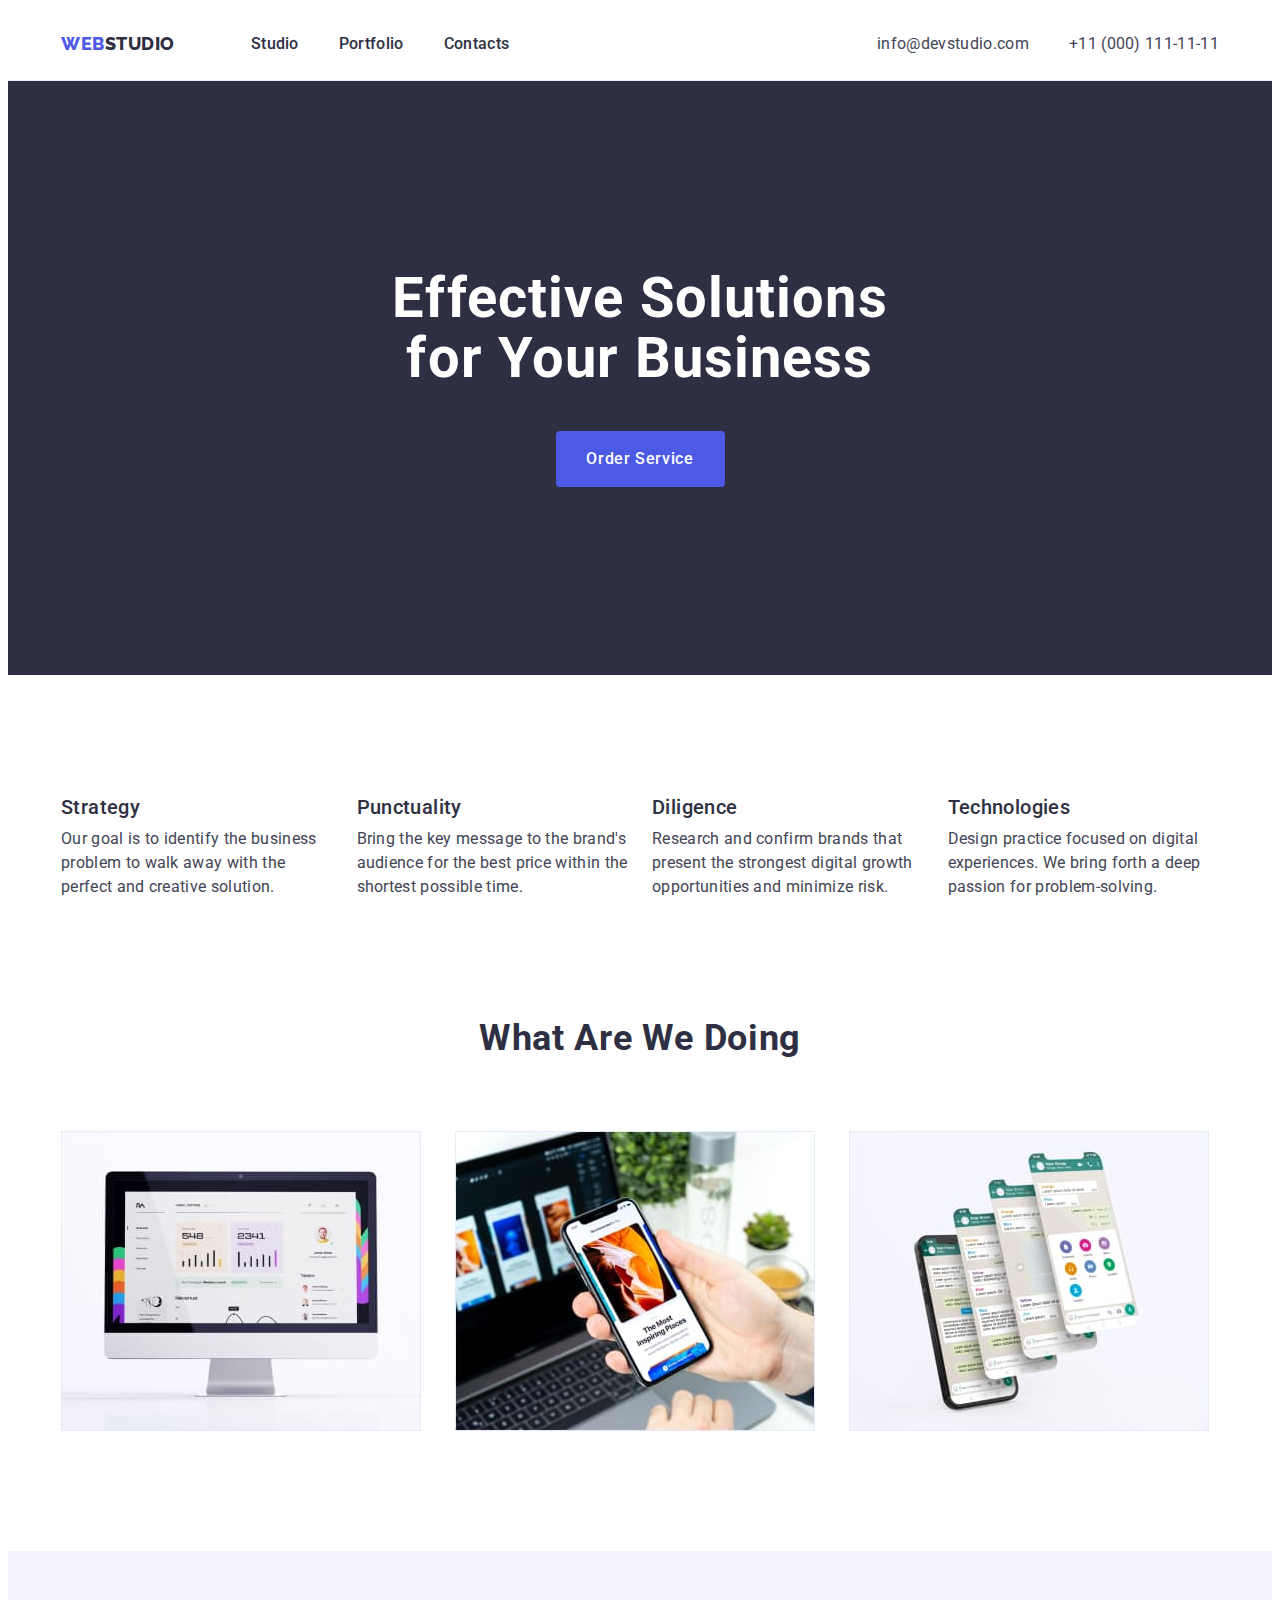
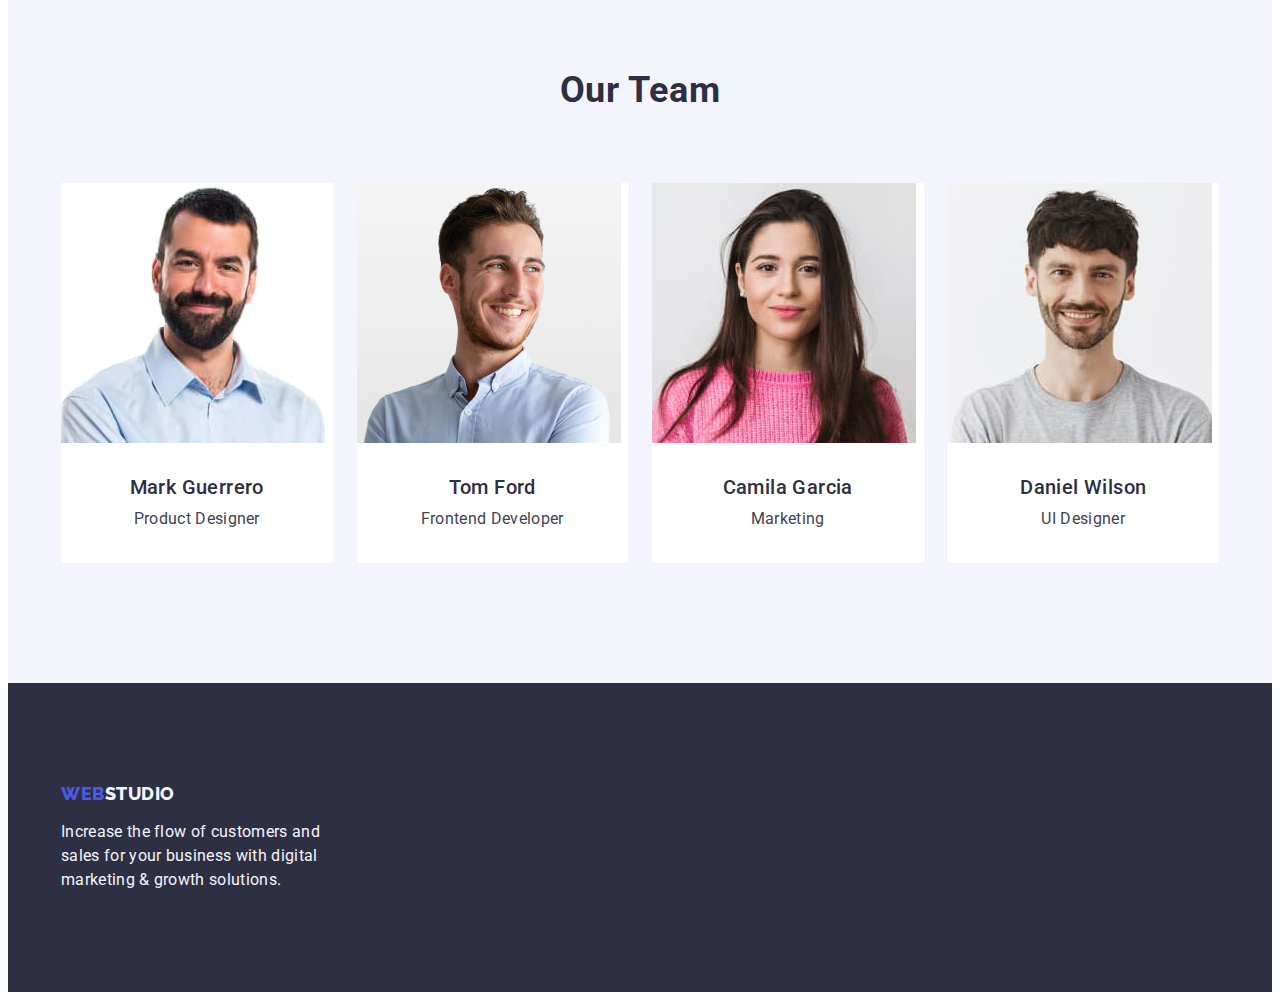
<file: index.html>
<!DOCTYPE html>
<html lang="en">
  <head>
    <meta charset="UTF-8" />
    <meta name="viewport" content="width=device-width, initial-scale=1.0" />
    <title>Webstudio</title>
    <link
      rel="stylesheet"
      href="https://cdnjs.cloudflare.com/ajax/libs/modern-normalize/2.0.0/modern-normalize.min.css"
      integrity="sha512-4xo8blKMVCiXpTaLzQSLSw3KFOVPWhm/TRtuPVc4WG6kUgjH6J03IBuG7JZPkcWMxJ5huwaBpOpnwYElP/m6wg=="
      crossorigin="anonymous"
      referrerpolicy="no-referrer"
    />
    <link rel="preconnect" href="https://fonts.googleapis.com" />
    <link rel="preconnect" href="https://fonts.gstatic.com" crossorigin />
    <link
      href="https://fonts.googleapis.com/css2?family=Raleway:wght@800&family=Roboto:wght@400;500;700&display=swap"
      rel="stylesheet"
    />
    <link rel="stylesheet" href="./css/style.css" />
  </head>
  <body>
    <header class="header-cont">
      <div class="container header-container">
        <nav class="header-navigation">
          <a href="./index.html" class="logo link"
            >Web<span class="logo_studio">Studio</span></a
          >
          <ul class="header_li list">
            <li class="header_menu_item">
              <a href="./index.html" class="header_menu_li link">Studio</a>
            </li>
            <li class="header_menu_item">
              <a class="header_menu_li link" href="./portfolio.html"
                >Portfolio</a
              >
            </li>
            <li class="header_menu_item">
              <a class="header_menu_li link" href="">Contacts</a>
            </li>
          </ul>
        </nav>
        <address class="contacts">
          <ul class="contacts_list list">
            <li class="contacts_item">
              <a class="contacts_link link" href="mailto:info@devstudio.com"
                >info@devstudio.com</a
              >
            </li>
            <li class="contacts_item">
              <a class="contacts_link link" href="tel:+110001111111"
                >+11 (000) 111-11-11</a
              >
            </li>
          </ul>
        </address>
      </div>
    </header>
    <main>
      <section class="main_title">
        <div class="container">
          <h1 class="main_h">Effective Solutions for Your Business</h1>
          <button class="button_q" type="button">Order Service</button>
        </div>
      </section>
      <section class="main_info">
        <div class="container">
          <h2 class="main_info_title visually-hidden">About us</h2>
          <ul class="main_info_li list">
            <li class="main_info_item">
              <h3 class="main_info_subtitle">Strategy</h3>
              <p class="main_info_text">
                Our goal is to identify the business problem to walk away with
                the perfect and creative solution.
              </p>
            </li>
            <li class="main_info_item">
              <h3 class="main_info_subtitle">Punctuality</h3>
              <p class="main_info_text">
                Bring the key message to the brand's audience for the best price
                within the shortest possible time.
              </p>
            </li>
            <li class="main_info_item">
              <h3 class="main_info_subtitle">Diligence</h3>
              <p class="main_info_text">
                Research and confirm brands that present the strongest digital
                growth opportunities and minimize risk.
              </p>
            </li>
            <li class="main_info_item">
              <h3 class="main_info_subtitle">Technologies</h3>
              <p class="main_info_text">
                Design practice focused on digital experiences. We bring forth a
                deep passion for problem-solving.
              </p>
            </li>
          </ul>
        </div>
      </section>
      <section class="main_activity_section">
        <div class="container">
          <h2 class="main_activity_title">What are we doing</h2>
          <ul class="main_activity list">
            <li class="main_activity_item">
              <img src="./images/product_1.jpg" alt="laptop" width="360" />
            </li>
            <li class="main_activity_item">
              <img src="./images/product_2.jpg" alt="app" width="360" />
            </li>
            <li class="main_activity_item">
              <img src="./images/product_3.jpg" alt="phone" width="360" />
            </li>
          </ul>
        </div>
      </section>
      <section class="main_team">
        <div class="container">
          <h2 class="main_team_title">Our Team</h2>
          <ul class="main_team_li list">
            <li class="main_team_item">
              <img src="./images/img_1.jpg" alt="Mark Guerrero" width="264" />
              <div class="team_text">
                <h3 class="main_team_item_title">Mark Guerrero</h3>
                <p class="main_team_item_text">Product Designer</p>
              </div>
            </li>
            <li class="main_team_item">
              <img src="./images/img_2.jpg" alt="Tom Ford" width="264" />
              <div class="team_text">
                <h3 class="main_team_item_title">Tom Ford</h3>
                <p class="main_team_item_text">Frontend Developer</p>
              </div>
            </li>
            <li class="main_team_item">
              <img src="./images/img_3.jpg" alt="Camila Garcia" width="264" />
              <div class="team_text">
                <h3 class="main_team_item_title">Camila Garcia</h3>
                <p class="main_team_item_text">Marketing</p>
              </div>
            </li>
            <li class="main_team_item">
              <img src="./images/img_4.jpg" alt="Daniel Wilson" width="264" />
              <div class="team_text">
                <h3 class="main_team_item_title">Daniel Wilson</h3>
                <p class="main_team_item_text">UI Designer</p>
              </div>
            </li>
          </ul>
        </div>
      </section>
    </main>
    <footer class="footer_section">
      <div class="container">
        <a href="./index.html" class="footer_logo link"
          >Web<span class="footer_logo_studio">Studio</span></a
        >
        <p class="footer_text">
          Increase the flow of customers and sales for your business with
          digital marketing & growth solutions.
        </p>
      </div>
    </footer>
  </body>
</html>
</file>
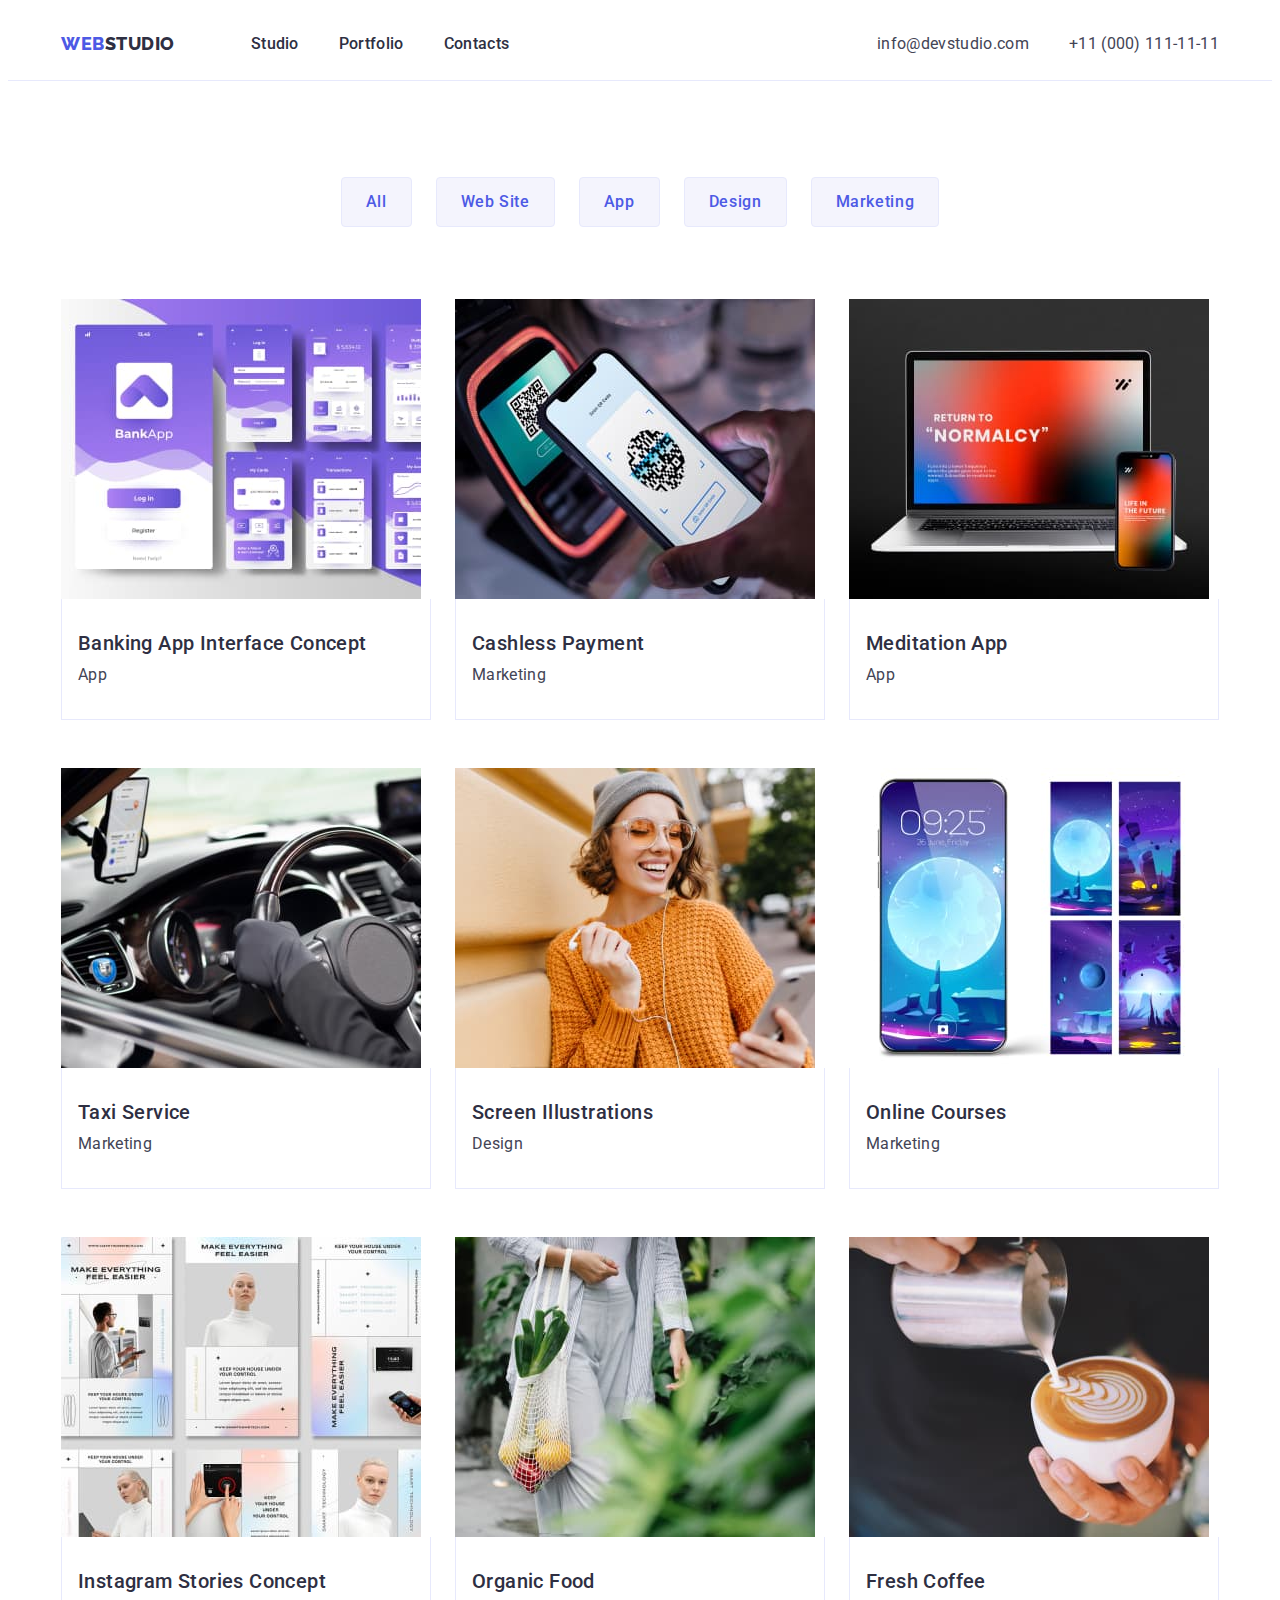
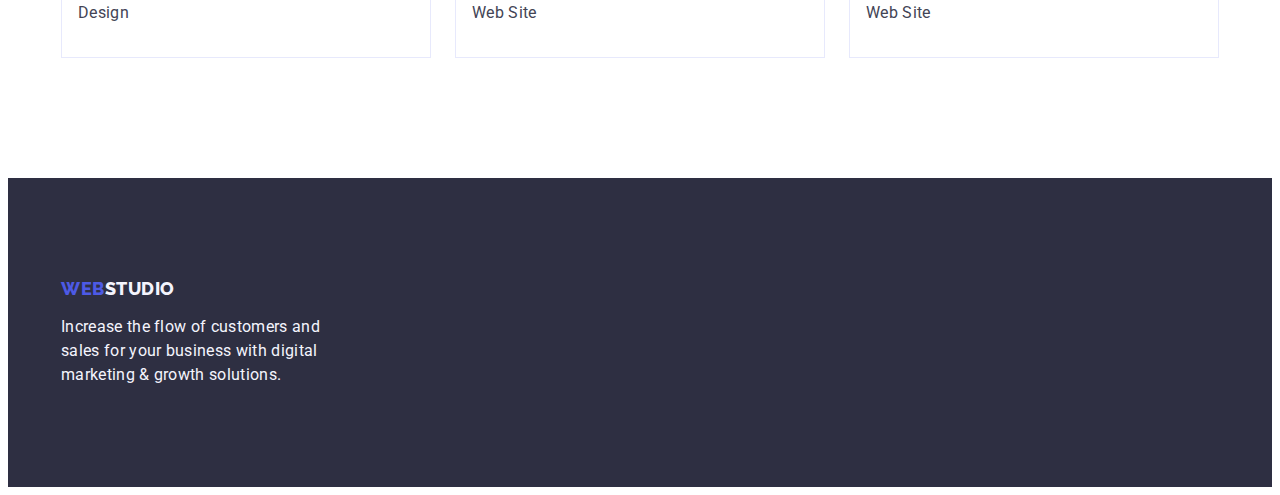
<file: portfolio.html>
<!DOCTYPE html>
<html lang="en">
  <head>
    <meta charset="UTF-8" />
    <meta name="viewport" content="width=device-width, initial-scale=1.0" />
    <title>Portfolio</title>
    <link rel="preconnect" href="https://fonts.googleapis.com" />
    <link rel="preconnect" href="https://fonts.gstatic.com" crossorigin />
    <link
      href="https://fonts.googleapis.com/css2?family=Raleway:wght@800&family=Roboto:wght@400;500;700&display=swap"
      rel="stylesheet"
    />
    <link
      rel="stylesheet"
      href="https://cdnjs.cloudflare.com/ajax/libs/modern-normalize/2.0.0/modern-normalize.min.css"
      integrity="sha512-4xo8blKMVCiXpTaLzQSLSw3KFOVPWhm/TRtuPVc4WG6kUgjH6J03IBuG7JZPkcWMxJ5huwaBpOpnwYElP/m6wg=="
      crossorigin="anonymous"
      referrerpolicy="no-referrer"
    />
    <link rel="stylesheet" href="./css/style.css" />
  </head>
  <body>
    <header class="header-cont">
      <div class="container header-container">
        <nav class="header-navigation">
          <a href="./index.html" class="logo link"
            >Web<span class="logo_studio">Studio</span></a
          >
          <ul class="header_li list">
            <li class="header_menu_item">
              <a href="./index.html" class="header_menu_li link">Studio</a>
            </li>
            <li class="header_menu_item">
              <a class="header_menu_li link" href="./portfolio.html"
                >Portfolio</a
              >
            </li>
            <li class="header_menu_item">
              <a class="header_menu_li link" href="">Contacts</a>
            </li>
          </ul>
        </nav>
        <address class="contacts">
          <ul class="contacts_list list">
            <li class="contacts_item">
              <a class="contacts_link link" href="mailto:info@devstudio.com"
                >info@devstudio.com</a
              >
            </li>
            <li class="contacts_item">
              <a class="contacts_link link" href="tel:+110001111111"
                >+11 (000) 111-11-11</a
              >
            </li>
          </ul>
        </address>
      </div>
    </header>
    <main>
      <section class="portfolio_main_but">
        <div class="container">
          <h1 class="visually-hidden">Portfolio</h1>
          <ul class="portfolio_button list">
            <li class="potfolio_main_item">
              <button type="button" class="portfolio_but">All</button>
            </li>
            <li>
              <button type="button" class="portfolio_but">Web Site</button>
            </li>
            <li class="potfolio_main_item">
              <button type="button" class="portfolio_but">App</button>
            </li>
            <li><button type="button" class="portfolio_but">Design</button></li>
            <li class="potfolio_main_item">
              <button type="button" class="portfolio_but">Marketing</button>
            </li>
          </ul>
          <ul class="portfolio_im list">
            <li class="portfolio_img_item">
              <a href="" class="portfolio_img link">
                <img
                  src="./images/portfolio_1.jpg"
                  alt="banking_app"
                  width="360"
                />
                <div class="portfolio_info">
                  <h2 class="portfolio_img_title">
                    Banking App Interface Concept
                  </h2>
                  <p class="portfolio_img_text">App</p>
                </div>
              </a>
            </li>
            <li class="portfolio_img_item">
              <a href="" class="portfolio_img link">
                <img
                  src="./images/portfolio_2.jpg"
                  alt="cashless"
                  width="360"
                />
                <div class="portfolio_info">
                  <h2 class="portfolio_img_title">Cashless Payment</h2>
                  <p class="portfolio_img_text">Marketing</p>
                </div>
              </a>
            </li>
            <li class="portfolio_img_item">
              <a href="" class="portfolio_img link">
                <img
                  src="./images/portfolio_3.jpg"
                  alt="motivation_app"
                  width="360"
                />
                <div class="portfolio_info">
                  <h2 class="portfolio_img_title">Meditation App</h2>
                  <p class="portfolio_img_text">App</p>
                </div>
              </a>
            </li>
            <li class="portfolio_img_item">
              <a href="" class="portfolio_img link">
                <img src="./images/portfolio_4.jpg" alt="taxi" width="360" />
                <div class="portfolio_info">
                  <h2 class="portfolio_img_title">Taxi Service</h2>
                  <p class="portfolio_img_text">Marketing</p>
                </div></a
              >
            </li>
            <li class="portfolio_img_item">
              <a href="" class="portfolio_img link">
                <img
                  src="./images/portfolio_5.jpg"
                  alt="Illustrations"
                  width="360"
                />
                <div class="portfolio_info">
                  <h2 class="portfolio_img_title">Screen Illustrations</h2>
                  <p class="portfolio_img_text">Design</p>
                </div></a
              >
            </li>
            <li class="portfolio_img_item">
              <a href="" class="portfolio_img link">
                <img src="./images/portfolio_6.jpg" alt="courses" width="360" />
                <div class="portfolio_info">
                  <h2 class="portfolio_img_title">Online Courses</h2>
                  <p class="portfolio_img_text">Marketing</p>
                </div></a
              >
            </li>
            <li class="portfolio_img_item">
              <a href="" class="portfolio_img link">
                <img
                  src="./images/portfolio_7.jpg"
                  alt="insta_stories"
                  width="360"
                />
                <div class="portfolio_info">
                  <h2 class="portfolio_img_title">Instagram Stories Concept</h2>
                  <p class="portfolio_img_text">Design</p>
                </div>
              </a>
            </li>
            <li class="portfolio_img_item">
              <a href="" class="portfolio_img link">
                <img
                  src="./images/portfolio_8.jpg"
                  alt="organic_food"
                  width="360"
                />
                <div class="portfolio_info">
                  <h2 class="portfolio_img_title">Organic Food</h2>
                  <p class="portfolio_img_text">Web Site</p>
                </div>
              </a>
            </li>
            <li class="portfolio_img_item">
              <a href="" class="portfolio_img link">
                <img src="./images/portfolio_9.jpg" alt="coffee" width="360" />
                <div class="portfolio_info">
                  <h2 class="portfolio_img_title">Fresh Coffee</h2>
                  <p class="portfolio_img_text">Web Site</p>
                </div></a
              >
            </li>
          </ul>
        </div>
      </section>
    </main>
    <footer class="footer_section">
      <div class="container">
        <a href="./index.html" class="footer_logo link"
          >Web<span class="footer_logo_studio">Studio</span></a
        >
        <p class="footer_text">
          Increase the flow of customers and sales for your business with
          digital marketing & growth solutions.
        </p>
      </div>
    </footer>
  </body>
</html>
</file>
<file: css/style.css>
:root {
    --primary-font: "Roboto", sans-serif;
    --secondary-font: "Raleway", sans-serif;
    --primary-black: #2e2f42;
    --secondary-black: #434455;
    --basic-white: #ffffff;
    --secondary-whitecolor: #f4f4fd;
    --basic-color-logo: #4d5ae5;
    --hover-color: #404bbf;
}

p,
h1,
h2,
h3,
h4,
h5,
h6 {
    margin-top: 0;
    margin-bottom: 0;
}

img {
    display: block;
}

ul,
ol {
    margin-top: 0;
    margin-bottom: 0;
    padding-left: 0;
}

.container {
    width: 100%;
    max-width: 1158px;
    padding-left: 15px;
    padding-right: 15px;
    margin: 0 auto;
}

body {
    font-family: "Roboto", sans-serif;
    color: #434455;
    background-color: #FFFFFF;
}

.header-cont {
    border-bottom: 1px solid #e7e9fc;
}

.logo {
    font-family: "Raleway", sans-serif;
    font-weight: 800;
    font-size: 18px;
    line-height: 1.17;
    letter-spacing: 0.03em;
    text-transform: uppercase;
    color: var(--basic-color-logo);
    display: flex;
    align-items: center;
    margin-right: 76px;
}

.logo_studio {
    color: var(--primary-black);
    font-family: "Raleway", sans-serif;
    font-weight: 800;
    font-size: 18px;
    line-height: 1.17;
    letter-spacing: 0.03em;
    text-transform: uppercase;
    text-decoration: none;
}

.header-container {
    display: flex;
    align-items: center;
}

.header-navigation {
    display: flex;
    align-items: center;
    flex-grow: 1;
}

.header_li {
    display: flex;
    gap: 40px;
}
.contacts_list {
    display: flex;
    gap: 40px;
}

.header_menu_item {
    font-weight: 500;
    font-size: 16px;
    line-height: 1.5;
    letter-spacing: 0.02em;
}

.link {
    text-decoration: none;
}

.list {
    list-style: none;
}

.header_menu_li {
    color: var(--primary-black);
    display: block;
    padding: 24px 0;
}

.header_menu_li:hover {
    color: var(--hover-color);
}

.header_menu_li:focus {
    color: var(--hover-color);
}

.contacts {
    font-style: normal;
}

.contacts_link {
    font-weight: 400;
    font-size: 16px;
    line-height: 1.5;
    letter-spacing: 0.02em;
    color: var(--secondary-black);
}

.contacts_list {
    color: var(--secondary-black);
}

.contacts_link:hover {
    color: var(--hover-color);
}

.contacts_link:focus {
    color: var(--hover-color);
}


.main_title {
    background-color: var(--primary-black);
    padding: 188px 0;
}

.main_h {
    font-size: 56px;
    line-height: 1.07;
    text-align: center;
    letter-spacing: 0.02em;
    color: var(--basic-white);
    max-width: 496px;
    margin: auto;
    margin-bottom: 42px;
}

.button_q {
    background-color: var(--basic-color-logo);
    font-family: "Roboto", sans-serif;
    font-weight: 500;
    font-size: 16px;
    line-height: 1.5;
    letter-spacing: 0.04em;
    color: var(--basic-white);
    cursor: pointer;
    display: block;
    min-width: 169px;
    height: 56px;
    border: none;
    border-radius: 4px;
    margin: 0 auto;

}

.button_q:hover {
    background-color: var(--hover-color);
}

.button_q:focus {
    background-color: var(--hover-color);
}

.main_info {
    padding: 120px 0;
}

.main_info_title {
    font-weight: 500;
    font-size: 20px;
    line-height: 1.2;
    letter-spacing: 0.02em;
    color: var(--primary-black);
}

.visually-hidden {
    position: absolute;
    width: 1px;
    height: 1px;
    margin: -1px;
    border: 0;
    padding: 0;

    white-space: nowrap;
    clip-path: inset(100%);
    clip: rect(0 0 0 0);
    overflow: hidden;
}

.main_info_li {
    display: flex;
    gap: 24px;
}

.main_info_item {
    width: calc((100% - 72px) / 4);
}

.main_info_subtitle {
    font-weight: 500;
    font-size: 20px;
    line-height: 1.2;
    letter-spacing: 0.02em;
    color: var(--primary-black);
    margin-bottom: 8px;
}

.main_info_text {
    font-size: 16px;
    line-height: 1.5;
    letter-spacing: 0.02em;
    color: var(--secondary-black);
}

.main_activity_section {
    padding-bottom: 120px;
}

.main_activity_title {
    font-size: 36px;
    line-height: 1.11;
    text-align: center;
    letter-spacing: 0.02em;
    text-transform: capitalize;
    color: var(--primary-black);
    margin-bottom: 72px;
}

.main_activity {
    display: flex;
    gap: 24px;
}

.main_team {
    background-color: var(--secondary-whitecolor);
    padding: 120px 0;
}

.main_team_title {
    font-size: 36px;
    line-height: 1.11;
    text-align: center;
    letter-spacing: 0.02em;
    text-transform: capitalize;
    color: var(--primary-black);
    margin-bottom: 72px;
}

.main_activity_item {
    width: calc((100% - 48px) / 3);
}

.main_team_item {
    background-color: var(--basic-white);
    width: calc((100% - 72px) / 4);
    border-radius: 0px 0px 4px 4px;
}

.main_team_li {
    display: flex;
    gap: 24px;
}

.team_text {
    padding: 32px 16px;
}

.main_team_item_title {
    font-weight: 500;
    font-size: 20px;
    line-height: 1.2;
    letter-spacing: 0.02em;
    color: var(--primary-black);
    text-align: center;
    margin-bottom: 8px;
}

.main_team_item_text {
    font-size: 16px;
    line-height: 1.5;
    letter-spacing: 0.02em;
    color: var(--secondary-black);
    text-align: center;
}

.footer_section {
    background-color: var(--primary-black);
    padding: 100px 0;
}

.footer_logo {
    font-family: "Raleway", sans-serif;
    font-weight: 800;
    font-size: 18px;
    line-height: 1.17;
    letter-spacing: 0.03em;
    text-transform: uppercase;
    color: var(--basic-color-logo);
    display: inline-block;
    margin-bottom: 16px;
}

.footer_logo_studio {
    font-family: "Raleway", sans-serif;
    font-weight: 800;
    font-size: 18px;
    line-height: 1.17;
    letter-spacing: 0.03em;
    text-transform: uppercase;
    color: var(--secondary-whitecolor);
}


.footer_text {
    line-height: 1.5;
    color: var(--secondary-whitecolor);
    letter-spacing: 0.02em;
    max-width: 264px;

}

.portfolio_main_but {
    padding-top: 96px;
    padding-bottom: 120px;
}

.portfolio_button {
    display: flex;
    justify-content: center;
    gap: 24px;
    margin-bottom: 72px;
}

.potfolio_main_item {}

.portfolio_but {
    font-family: "Roboto", sans-serif;
    font-weight: 500;
    font-size: 16px;
    line-height: 1.5;
    letter-spacing: 0.04em;
    color: var(--basic-color-logo);
    background-color: var(--secondary-whitecolor);
    cursor: pointer;
    padding: 12px 24px;
    border: 1px solid #e7e9fc;
    border-radius: 4px;
}

.portfolio_but:hover {
    color: var(--basic-white);
    background-color: var(--hover-color);
    border: 1px solid transparent;
}

.portfolio_but:focus {
    color: var(--basic-white);
    background-color: var(--hover-color);
    border: 1px solid transparent;
}

.portfolio_im {
    display: flex;
    flex-wrap: wrap;
    column-gap: 24px;
    row-gap: 48px;
}

.portfolio_img_title {
    font-weight: 500;
    font-size: 20px;
    line-height: 1.2;
    letter-spacing: 0.02em;
    color: var(--primary-black);
    margin-bottom: 8px;
}

.portfolio_img_item {
    width: calc((100% - 48px) / 3);
}

.portfolio_img_text {
    font-size: 16px;
    line-height: 1.5;
    letter-spacing: 0.02em;
    color: var(--secondary-black);
}

.portfolio_info {
    padding: 32px 16px;
    border: 1px solid #e7e9fc;
    border-top: none;
}
</file>
